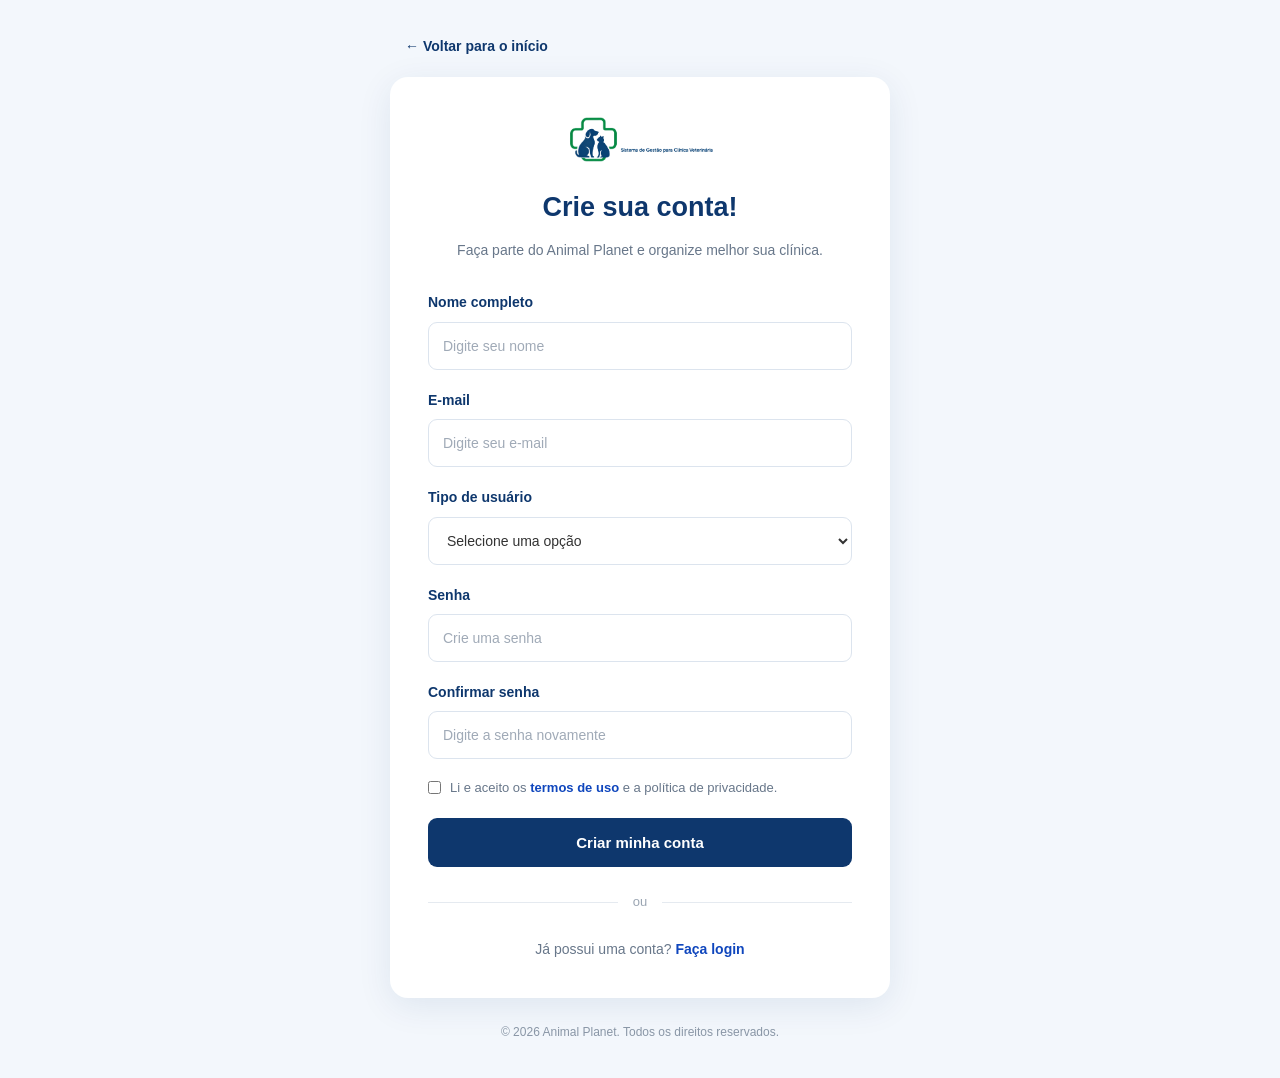
<file: cadastro.html>
<!DOCTYPE html>
<html lang="pt-BR">
<head>
    <meta charset="UTF-8">
    <meta name="viewport" content="width=device-width, initial-scale=1.0">
    <title>Cadastrar | Animal Planet</title>
    <link rel="stylesheet" href="style.css">
</head>
<body class="pagina-autenticacao">

    <main class="auth-container">

        <a href="index.html" class="auth-voltar">
            ← Voltar para o início
        </a>

        <section class="auth-card auth-card-cadastro">

            <a href="index.html" class="auth-logo">
                <img src="assents/logo.png" alt="Animal Planet">
            </a>

            <div class="auth-titulo">
                <h1>Crie sua conta!</h1>
                <p>Faça parte do Animal Planet e organize melhor sua clínica.</p>
            </div>

            <form class="auth-form">

                <div class="campo-auth">
                    <label for="nome">Nome completo</label>
                    <input
                        type="text"
                        id="nome"
                        name="nome"
                        placeholder="Digite seu nome"
                        required
                    >
                </div>

                <div class="campo-auth">
                    <label for="email">E-mail</label>
                    <input
                        type="email"
                        id="email"
                        name="email"
                        placeholder="Digite seu e-mail"
                        required
                    >
                </div>

                <div class="campo-auth">
                    <label for="tipo">Tipo de usuário</label>
                    <select id="tipo" name="tipo" required>
                        <option value="">Selecione uma opção</option>
                        <option value="veterinario">Veterinário(a)</option>
                        <option value="recepcionista">Recepcionista</option>
                        <option value="administrador">Administrador(a)</option>
                        <option value="outro">Outro</option>
                    </select>
                </div>

                <div class="campo-auth">
                    <label for="senha">Senha</label>
                    <input
                        type="password"
                        id="senha"
                        name="senha"
                        placeholder="Crie uma senha"
                        required
                    >
                </div>

                <div class="campo-auth">
                    <label for="confirmar-senha">Confirmar senha</label>
                    <input
                        type="password"
                        id="confirmar-senha"
                        name="confirmar-senha"
                        placeholder="Digite a senha novamente"
                        required
                    >
                </div>

                <label class="termos-auth">
                    <input type="checkbox" name="termos" required>
                    <span>
                        Li e aceito os
                        <a href="#">termos de uso</a>
                        e a política de privacidade.
                    </span>
                </label>

                <button type="submit" class="auth-botao">
                    Criar minha conta
                </button>

            </form>

            <div class="auth-divisor">
                <span>ou</span>
            </div>

            <p class="auth-final">
                Já possui uma conta?
                <a href="login.html">Faça login</a>
            </p>

        </section>

        <p class="auth-rodape">
            © 2026 Animal Planet. Todos os direitos reservados.
        </p>

    </main>

</body>
</html>
</file>
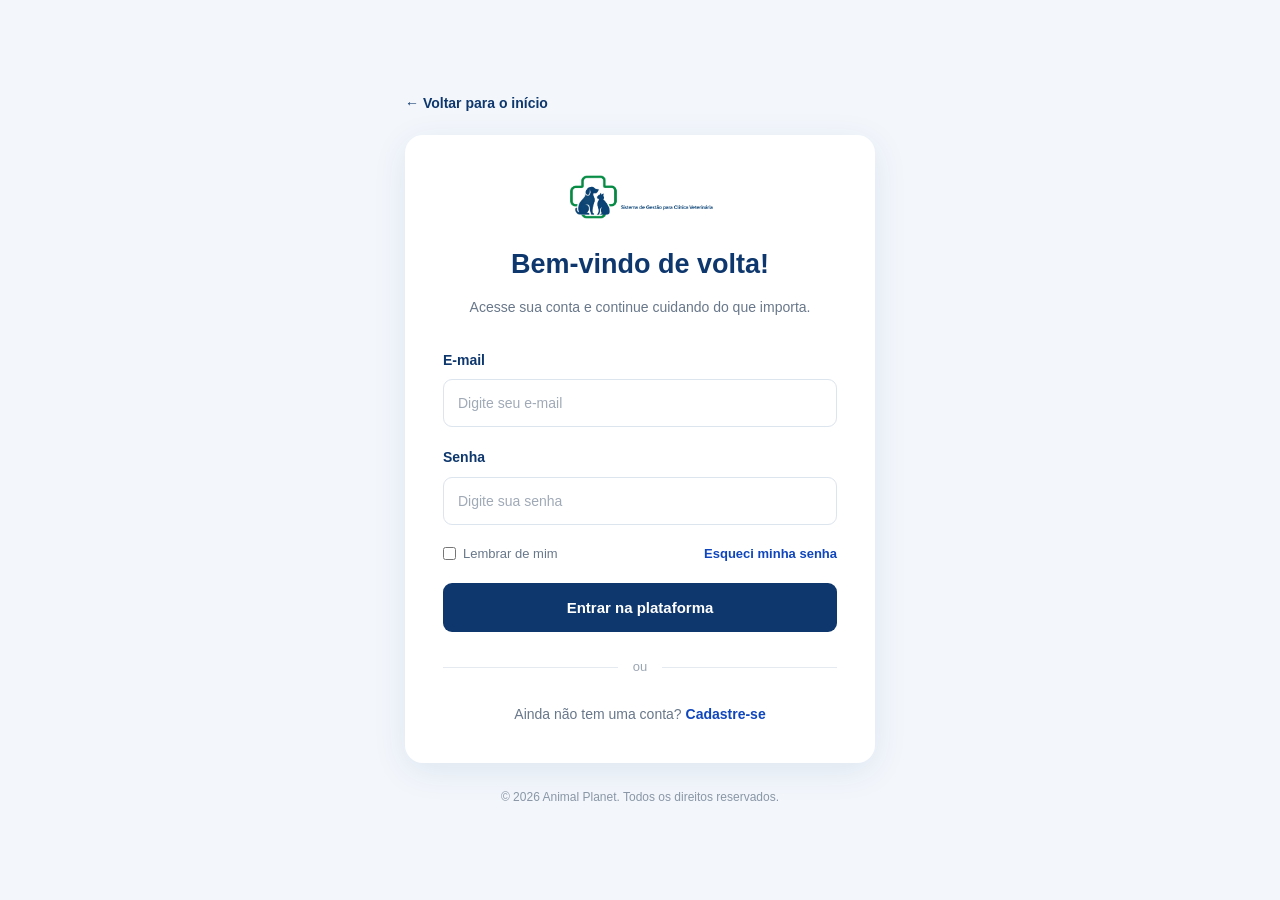
<file: login.html>
<!DOCTYPE html>
<html lang="pt-BR">
<head>
    <meta charset="UTF-8">
    <meta name="viewport" content="width=device-width, initial-scale=1.0">
    <title>Entrar | Animal Planet</title>
    <link rel="stylesheet" href="style.css">
</head>
<body class="pagina-autenticacao">

    <main class="auth-container">

        <a href="index.html" class="auth-voltar">
            ← Voltar para o início
        </a>

        <section class="auth-card">

            <a href="index.html" class="auth-logo">
                <img src="assents/logo.png" alt="Animal Planet">
            </a>

            <div class="auth-titulo">
                <h1>Bem-vindo de volta!</h1>
                <p>Acesse sua conta e continue cuidando do que importa.</p>
            </div>

            <form class="auth-form">

                <div class="campo-auth">
                    <label for="email">E-mail</label>
                    <input
                        type="email"
                        id="email"
                        name="email"
                        placeholder="Digite seu e-mail"
                        required
                    >
                </div>

                <div class="campo-auth">
                    <label for="senha">Senha</label>
                    <input
                        type="password"
                        id="senha"
                        name="senha"
                        placeholder="Digite sua senha"
                        required
                    >
                </div>

                <div class="auth-opcoes">
                    <label class="lembrar">
                        <input type="checkbox" name="lembrar">
                        Lembrar de mim
                    </label>

                    <a href="#" class="auth-link">
                        Esqueci minha senha
                    </a>
                </div>

                <button type="submit" class="auth-botao">
                    Entrar na plataforma
                </button>

            </form>

            <div class="auth-divisor">
                <span>ou</span>
            </div>

            <p class="auth-final">
                Ainda não tem uma conta?
                <a href="cadastro.html">Cadastre-se</a>
            </p>

        </section>

        <p class="auth-rodape">
            © 2026 Animal Planet. Todos os direitos reservados.
        </p>

    </main>

</body>
</html>
</file>
<file: style.css>
/* ========================================
   ANIMAL PLANET
   Folha de estilos completa
======================================== */


/* ========================================
   1. VARIÁVEIS E CONFIGURAÇÕES GERAIS
======================================== */

:root {
    --azul-escuro: #0E376D;
    --azul: #0f46bd;
    --verde: #2ddf1c;
    --verde-escuro: #187e0b;

    --texto: #263445;
    --texto-secundario: #64748b;

    --fundo: #ffffff;
    --fundo-claro: #f5f8fc;

    --cor-borda: #e2e8f0;

    --sombra: 0 8px 25px rgba(14, 55, 109, 0.08);
}

* {
    margin: 0;
    padding: 0;
    box-sizing: border-box;
}

html {
    scroll-behavior: smooth;
    scroll-padding-top: 90px;
}

body {
    font-family: "Inter", sans-serif;
    background: var(--fundo);
    color: var(--texto);
    line-height: 1.6;
    overflow-x: hidden;
}

button,
input,
textarea {
    font-family: inherit;
}

a {
    text-decoration: none;
}

img {
    max-width: 100%;
}


/* ========================================
   2. CABEÇALHO
======================================== */

.header {
    width: 100%;
    background: #ffffff;
    border-bottom: 1px solid var(--cor-borda);
    position: sticky;
    top: 0;
    z-index: 1000;
}

.header-inner {
    width: 90%;
    max-width: 1250px;
    min-height: 85px;
    margin: 0 auto;

    display: flex;
    align-items: center;
    justify-content: space-between;
    gap: 30px;
}

.logo img {
    display: block;
    width: 400px;
    height: auto;
    object-fit: contain;
}

.nav {
    display: flex;
    align-items: center;
    gap: 30px;
}

.nav ul {
    display: flex;
    align-items: center;
    gap: 25px;
    list-style: none;
}

.nav ul a {
    color: var(--texto);
    font-size: 14px;
    font-weight: 500;
    transition: 0.2s;
}

.nav ul a:hover {
    color: var(--azul);
}

.acoes {
    display: flex;
    align-items: center;
    gap: 12px;
}

.btn-entrar {
    color: var(--azul-escuro);
    font-size: 14px;
    font-weight: 700;
    padding: 11px 17px;
    border-radius: 8px;
    transition: 0.2s;
}

.btn-entrar:hover {
    background: #eff6ff;
}

.btn-cadastrar {
    color: white;
    background: var(--azul);
    font-size: 14px;
    font-weight: 700;
    padding: 12px 20px;
    border-radius: 8px;
    transition: 0.2s;
}

.btn-cadastrar:hover {
    background: var(--azul-escuro);
    transform: translateY(-2px);
}

.menu-hamburguer {
    display: none;
    background: none;
    border: none;
    color: var(--azul-escuro);
    font-size: 30px;
    cursor: pointer;
}


/* ========================================
   3. BOTÕES GERAIS
======================================== */

.btn {
    display: inline-flex;
    align-items: center;
    justify-content: center;
    gap: 9px;

    padding: 13px 22px;
    border-radius: 9px;

    font-size: 14px;
    font-weight: 700;

    border: 2px solid transparent;
    cursor: pointer;
    transition: 0.25s;
}

.btn-grande {
    padding: 15px 25px;
    font-size: 15px;
}

.btn-primario {
    background: var(--azul);
    color: white;
}

.btn-primario:hover {
    background: var(--azul-escuro);
    transform: translateY(-2px);
    box-shadow: 0 8px 20px rgba(15, 70, 189, 0.2);
}

.btn-contorno {
    color: var(--azul-escuro);
    background: white;
    border-color: var(--cor-borda);
}

.btn-contorno:hover {
    border-color: var(--azul);
    color: var(--azul);
    transform: translateY(-2px);
}


/* ========================================
   4. SEÇÃO PRINCIPAL - HERO
======================================== */

.hero {
    background:
        radial-gradient(circle at 85% 20%, rgba(45, 223, 28, 0.07), transparent 30%),
        linear-gradient(120deg, #ffffff 50%, #f2f7ff 100%);

    padding: 85px 0;
}

.hero-inner {
    width: 90%;
    max-width: 1250px;
    margin: 0 auto;

    display: grid;
    grid-template-columns: 1fr 1fr;
    align-items: center;
    gap: 55px;
}

.hero-texto {
    max-width: 600px;
}

.hero-etiqueta {
    display: inline-block;
    color: var(--verde-escuro);
    background: #DCFCE7;

    padding: 9px 16px;
    border-radius: 30px;

    font-size: 12px;
    font-weight: 700;
    margin-bottom: 22px;
}

.hero-titulo {
    color: var(--azul-escuro);
    font-size: clamp(36px, 4vw, 53px);
    line-height: 1.15;
    font-weight: 800;
    letter-spacing: -1.5px;
    margin-bottom: 22px;
}

.hero-titulo span {
    display: block;
    color: var(--azul);
}

.hero-descricao {
    color: var(--texto-secundario);
    font-size: 16px;
    line-height: 1.8;
    max-width: 540px;
    margin-bottom: 28px;
}

.hero-botoes {
    display: flex;
    flex-wrap: wrap;
    gap: 13px;
    margin-bottom: 35px;
}

.hero-vantagens {
    display: flex;
    flex-wrap: wrap;
    gap: 25px;
    list-style: none;
}

.hero-vantagens li {
    display: flex;
    align-items: center;
    gap: 10px;
}

.hero-vantagens li > span {
    display: flex;
    align-items: center;
    justify-content: center;

    width: 40px;
    height: 40px;
    flex-shrink: 0;

    background: #DCFCE7;
    color: var(--verde-escuro);
    border-radius: 10px;
    font-size: 22px;
}

.hero-vantagens p {
    display: flex;
    flex-direction: column;
    color: var(--texto-secundario);
    font-size: 11px;
    line-height: 1.5;
}

.hero-vantagens strong {
    color: var(--azul-escuro);
    font-size: 12px;
}

.hero-imagem {
    width: 100%;
    max-width: 550px;
    margin-left: auto;

    display: flex;
    align-items: center;
    justify-content: center;
}

.hero-imagem img {
    display: block;
    width: 100%;
    height: auto;
    object-fit: contain;

    border-radius: 20px;
    box-shadow: 0 15px 40px rgba(14, 55, 109, 0.12);
}


/* ========================================
   5. SEÇÕES GERAIS
======================================== */

.secao {
    padding: 85px 24px;
}

.container {
    width: 100%;
    max-width: 1200px;
    margin: 0 auto;
}

.etiqueta {
    display: table;
    margin: 0 auto 15px;

    color: var(--verde-escuro);
    background: #DCFCE7;

    padding: 8px 15px;
    border-radius: 30px;

    font-size: 12px;
    font-weight: 700;
}

.secao-titulo {
    color: var(--azul-escuro);
    font-size: 34px;
    text-align: center;
    line-height: 1.3;
    margin-bottom: 20px;
}

.secao-descricao {
    max-width: 650px;
    margin: 0 auto 40px;

    text-align: center;
    color: var(--texto-secundario);
    line-height: 1.7;
}

.secao-clara {
    background: var(--fundo-claro);
}


/* ========================================
   6. SOBRE O ANIMAL PLANET
======================================== */

.sobre-conteudo {
    max-width: 850px;
    margin: 0 auto 35px;
    text-align: center;
}

.sobre-texto p {
    color: var(--texto-secundario);
    line-height: 1.8;
    margin-bottom: 15px;
}

.sobre-destaques {
    display: grid;
    grid-template-columns: repeat(2, 1fr);
    gap: 25px;

    max-width: 850px;
    margin: 0 auto;
}

.destaque-sobre {
    display: flex;
    align-items: center;
    gap: 18px;

    background: white;
    padding: 25px;

    border: 1px solid var(--cor-borda);
    border-radius: 12px;

    transition: 0.25s;
}

.destaque-sobre:hover {
    transform: translateY(-4px);
    box-shadow: var(--sombra);
}

.destaque-sobre h3 {
    color: var(--azul-escuro);
    margin-bottom: 6px;
}

.destaque-sobre p {
    color: var(--texto-secundario);
    font-size: 14px;
}


/* ========================================
   7. FUNCIONALIDADES
======================================== */

.cards {
    display: grid;
    grid-template-columns: repeat(3, 1fr);
    gap: 22px;
}

.cartao-funcionalidade {
    background: white;
    border: 1px solid var(--cor-borda);

    padding: 28px;
    border-radius: 14px;

    transition: 0.25s;
}

.cartao-funcionalidade:hover {
    transform: translateY(-5px);
    box-shadow: 0 12px 28px rgba(14, 55, 109, 0.10);
}

.cartao-funcionalidade > span {
    display: flex;
    align-items: center;
    justify-content: center;

    width: 52px;
    height: 52px;

    background: #DCFCE7;
    color: var(--verde-escuro);

    border-radius: 12px;
    font-size: 27px;
    margin-bottom: 18px;
}

.cartao-funcionalidade h3 {
    color: var(--azul-escuro);
    margin-bottom: 10px;
}

.cartao-funcionalidade p {
    color: var(--texto-secundario);
    font-size: 14px;
    line-height: 1.7;
}


/* ========================================
   8. COMO FUNCIONA
======================================== */

.passos {
    display: grid;
    grid-template-columns: repeat(3, 1fr);
    gap: 25px;
}

.passo {
    position: relative;
    background: white;
    border: 1px solid var(--cor-borda);

    padding: 30px;
    border-radius: 14px;

    transition: 0.25s;
}

.passo:hover {
    transform: translateY(-4px);
    box-shadow: var(--sombra);
}

.numero-passo {
    display: block;
    color: var(--verde-escuro);
    font-weight: 800;
    font-size: 14px;
    margin-bottom: 15px;
}

.passo > .material-symbols-outlined {
    display: block;
    color: var(--azul);
    font-size: 30px;
    margin-bottom: 12px;
}

.passo h3 {
    color: var(--azul-escuro);
    margin-bottom: 10px;
}

.passo p {
    color: var(--texto-secundario);
    font-size: 14px;
    line-height: 1.7;
}


/* ========================================
   9. BENEFÍCIOS
======================================== */

.beneficios {
    display: grid;
    grid-template-columns: repeat(4, 1fr);
    gap: 20px;
}

.beneficio-card {
    text-align: center;
    background: white;

    border: 1px solid var(--cor-borda);
    border-radius: 14px;

    padding: 25px 18px;
    transition: 0.25s;
}

.beneficio-card:hover {
    transform: translateY(-5px);
    box-shadow: var(--sombra);
}

.beneficio-circulo {
    width: 55px;
    height: 55px;
    margin: 0 auto 15px;

    display: flex;
    justify-content: center;
    align-items: center;

    background: #DCFCE7;
    color: var(--verde-escuro);

    border-radius: 50%;
}

.beneficio-circulo span {
    font-size: 27px;
}

.beneficio-card h3 {
    color: var(--azul-escuro);
    margin-bottom: 9px;
}

.beneficio-card p {
    color: var(--texto-secundario);
    font-size: 13px;
    line-height: 1.6;
}


/* ========================================
   10. CHAMADA FINAL
======================================== */

.cta {
    display: flex;
    align-items: center;
    gap: 25px;

    margin-top: 65px;
    padding: 35px;

    border-radius: 16px;
    background: var(--azul-escuro);
    color: white;
}

.cta-icone {
    width: 60px;
    height: 60px;
    flex-shrink: 0;

    display: flex;
    align-items: center;
    justify-content: center;

    background: rgba(255, 255, 255, 0.15);
    border-radius: 14px;
}

.cta-icone span {
    font-size: 32px;
}

.cta-texto {
    flex: 1;
}

.cta-texto h2 {
    font-size: 23px;
    line-height: 1.3;
    margin-bottom: 8px;
}

.cta-texto p {
    color: #DCE8F8;
    font-size: 14px;
}


/* ========================================
   11. FORMULÁRIO DE CONTATO
======================================== */

.form-contato {
    max-width: 700px;
    margin: 0 auto;
    padding: 30px;

    background: white;
    border: 1px solid var(--cor-borda);
    border-radius: 14px;

    box-shadow: 0 8px 25px rgba(14, 55, 109, 0.06);
}

.form-grupo {
    display: flex;
    flex-direction: column;
    gap: 8px;
    margin-bottom: 18px;
}

.form-grupo label {
    color: var(--azul-escuro);
    font-weight: 600;
    font-size: 14px;
}

.form-grupo input,
.form-grupo textarea {
    width: 100%;
    padding: 13px 15px;

    border: 1px solid var(--cor-borda);
    border-radius: 8px;

    font: inherit;
    font-size: 14px;
    color: var(--texto);

    outline: none;
    transition: 0.2s;
}

.form-grupo input:focus,
.form-grupo textarea:focus {
    border-color: var(--azul);
    box-shadow: 0 0 0 3px rgba(15, 70, 189, 0.08);
}

.form-grupo textarea {
    resize: vertical;
    min-height: 120px;
}

.form-contato button {
    width: 100%;
}


/* ========================================
   12. RODAPÉ
======================================== */

.rodape {
    background: #0E376D;
    color: white;
    padding-top: 50px;
}

.rodape-conteudo {
    max-width: 1200px;
    width: 90%;
    margin: 0 auto;

    padding-bottom: 40px;

    display: grid;
    grid-template-columns: 2fr 1fr 1fr;
    gap: 40px;
}

.rodape-marca img {
    width: 170px;
    height: auto;

    background: white;
    border-radius: 8px;
    padding: 5px;
}

.rodape-marca p {
    max-width: 300px;
    color: #DCE8F8;
    font-size: 14px;
    margin-top: 15px;
}

.rodape-links {
    display: flex;
    flex-direction: column;
    gap: 12px;
}

.rodape-links h3 {
    margin-bottom: 5px;
}

.rodape-links a {
    color: #DCE8F8;
    font-size: 14px;
    transition: 0.2s;
}

.rodape-links a:hover {
    color: white;
    text-decoration: underline;
}

.rodape-final {
    border-top: 1px solid rgba(255, 255, 255, 0.2);
    text-align: center;

    padding: 20px;
    color: #DCE8F8;
    font-size: 12px;
}


/* ========================================
   13. RESPONSIVIDADE - TABLETS
======================================== */

@media (max-width: 1050px) {

    .header-inner {
        gap: 15px;
    }

    .nav {
        gap: 18px;
    }

    .nav ul {
        gap: 15px;
    }

    .nav ul a {
        font-size: 13px;
    }

    .hero-inner {
        gap: 30px;
    }

    .hero-titulo {
        font-size: 42px;
    }
}


@media (max-width: 900px) {

    .header-inner {
        min-height: 75px;
    }

    .menu-hamburguer {
        display: block;
        order: 2;
    }

    .nav {
        display: none;

        position: absolute;
        top: 75px;
        left: 0;

        width: 100%;
        padding: 25px 5%;

        background: white;
        border-top: 1px solid var(--cor-borda);
        box-shadow: var(--sombra);

        flex-direction: column;
        align-items: stretch;
        gap: 20px;
    }

    .nav.active {
        display: flex;
    }

    .nav ul {
        flex-direction: column;
        align-items: stretch;
        gap: 0;
    }

    .nav ul li {
        border-bottom: 1px solid var(--cor-borda);
    }

    .nav ul a {
        display: block;
        padding: 13px 5px;
        font-size: 15px;
    }

    .acoes {
        width: 100%;
    }

    .acoes a {
        flex: 1;
        text-align: center;
    }

    .hero {
        padding: 65px 0;
    }

    .hero-inner {
        grid-template-columns: 1fr;
        gap: 45px;
    }

    .hero-texto {
        max-width: 750px;
    }

    .hero-imagem {
        max-width: 650px;
        margin: 0 auto;
    }

    .cards {
        grid-template-columns: repeat(2, 1fr);
    }

    .beneficios {
        grid-template-columns: repeat(2, 1fr);
    }

    .passos {
        grid-template-columns: 1fr;
    }

    .cta {
        flex-wrap: wrap;
    }
}


/* ========================================
   14. RESPONSIVIDADE - CELULARES
======================================== */

@media (max-width: 600px) {

    .header-inner {
        width: 90%;
        min-height: 70px;
    }

    .logo img {
        width: 130px;
    }

    .nav {
        top: 70px;
    }

    .hero {
        padding: 50px 0;
    }

    .hero-inner {
        width: 90%;
        gap: 35px;
    }

    .hero-titulo {
        font-size: 35px;
        letter-spacing: -0.8px;
    }

    .hero-descricao {
        font-size: 14px;
    }

    .hero-botoes {
        flex-direction: column;
    }

    .hero-botoes .btn {
        width: 100%;
    }

    .hero-vantagens {
        flex-direction: column;
        gap: 16px;
    }

    .hero-imagem img {
        border-radius: 12px;
    }

    .secao {
        padding: 60px 20px;
    }

    .secao-titulo {
        font-size: 27px;
    }

    .secao-descricao {
        font-size: 14px;
    }

    .cards,
    .beneficios,
    .sobre-destaques,
    .rodape-conteudo {
        grid-template-columns: 1fr;
    }

    .cartao-funcionalidade,
    .passo {
        padding: 24px;
    }

    .destaque-sobre {
        padding: 20px;
    }

    .cta {
        flex-direction: column;
        align-items: flex-start;
        padding: 25px;
    }

    .cta-texto h2 {
        font-size: 20px;
    }

    .cta .btn {
        width: 100%;
    }

    .form-contato {
        padding: 20px;
    }

    .rodape-conteudo {
        gap: 30px;
    }
}


/* ========================================
   15. TELAS MUITO PEQUENAS
======================================== */

@media (max-width: 380px) {

    .hero-titulo {
        font-size: 30px;
    }

    .hero-vantagens li {
        align-items: flex-start;
    }

    .secao-titulo {
        font-size: 24px;
    }

    .cta {
        padding: 20px;
    }
}

/* =========================================
   PÁGINAS DE LOGIN E CADASTRO
========================================= */

.pagina-autenticacao {
    min-height: 100vh;
    background: #f3f7fc;
    font-family: 'Inter', sans-serif;
}

.auth-container {
    width: 100%;
    min-height: 100vh;
    padding: 35px 20px;
    display: flex;
    flex-direction: column;
    align-items: center;
    justify-content: center;
}

.auth-voltar {
    width: 100%;
    max-width: 470px;
    margin-bottom: 20px;
    color: #0E376D;
    text-decoration: none;
    font-size: 14px;
    font-weight: 600;
    transition: 0.3s;
}

.auth-voltar:hover {
    color: #0f46bd;
}

.auth-card {
    width: 100%;
    max-width: 470px;
    padding: 38px;
    background: #ffffff;
    border-radius: 18px;
    box-shadow: 0 8px 35px rgba(14, 55, 109, 0.09);
}

.auth-card-cadastro {
    max-width: 500px;
}

.auth-logo {
    display: flex;
    justify-content: center;
    margin-bottom: 22px;
}

.auth-logo img {
    width: 145px;
    height: auto;
    object-fit: contain;
}

.auth-titulo {
    text-align: center;
    margin-bottom: 30px;
}

.auth-titulo h1 {
    color: #0E376D;
    font-size: 27px;
    font-weight: 800;
    margin-bottom: 10px;
}

.auth-titulo p {
    color: #68778a;
    font-size: 14px;
    line-height: 1.6;
}

.auth-form {
    display: flex;
    flex-direction: column;
    gap: 19px;
}

.campo-auth {
    display: flex;
    flex-direction: column;
    gap: 8px;
}

.campo-auth label {
    color: #0E376D;
    font-size: 14px;
    font-weight: 600;
}

.campo-auth input,
.campo-auth select {
    width: 100%;
    height: 48px;
    padding: 0 14px;
    border: 1px solid #dce4ee;
    border-radius: 9px;
    outline: none;
    background: #ffffff;
    color: #333333;
    font-size: 14px;
    font-family: inherit;
    transition: 0.3s;
}

.campo-auth input:focus,
.campo-auth select:focus {
    border-color: #0f46bd;
    box-shadow: 0 0 0 3px rgba(15, 70, 189, 0.10);
}

.campo-auth input::placeholder {
    color: #a0aab7;
}

.auth-opcoes {
    display: flex;
    align-items: center;
    justify-content: space-between;
    flex-wrap: wrap;
    gap: 10px;
    font-size: 13px;
}

.lembrar {
    display: flex;
    align-items: center;
    gap: 7px;
    color: #68778a;
    cursor: pointer;
}

.lembrar input,
.termos-auth input {
    accent-color: #0f46bd;
}

.auth-link,
.auth-final a,
.termos-auth a {
    color: #0f46bd;
    text-decoration: none;
    font-weight: 600;
}

.auth-link:hover,
.auth-final a:hover,
.termos-auth a:hover {
    text-decoration: underline;
}

.auth-botao {
    width: 100%;
    height: 49px;
    border: none;
    border-radius: 9px;
    background: #0E376D;
    color: #ffffff;
    font-size: 15px;
    font-weight: 700;
    cursor: pointer;
    transition: 0.3s;
}

.auth-botao:hover {
    background: #0f46bd;
    transform: translateY(-2px);
}

.auth-divisor {
    display: flex;
    align-items: center;
    gap: 15px;
    margin: 25px 0;
    color: #9aa5b2;
    font-size: 13px;
}

.auth-divisor::before,
.auth-divisor::after {
    content: "";
    flex: 1;
    height: 1px;
    background: #e5eaf0;
}

.auth-final {
    text-align: center;
    color: #68778a;
    font-size: 14px;
}

.termos-auth {
    display: flex;
    align-items: flex-start;
    gap: 9px;
    color: #68778a;
    font-size: 13px;
    line-height: 1.6;
    cursor: pointer;
}

.termos-auth input {
    margin-top: 3px;
    flex-shrink: 0;
}

.auth-rodape {
    margin-top: 25px;
    color: #8996a6;
    font-size: 12px;
    text-align: center;
}

/* RESPONSIVIDADE */

@media (max-width: 520px) {
    .auth-container {
        padding: 25px 15px;
    }

    .auth-card {
        padding: 28px 22px;
    }

    .auth-titulo h1 {
        font-size: 23px;
    }

    .auth-opcoes {
        align-items: flex-start;
        flex-direction: column;
    }
}
</file>
